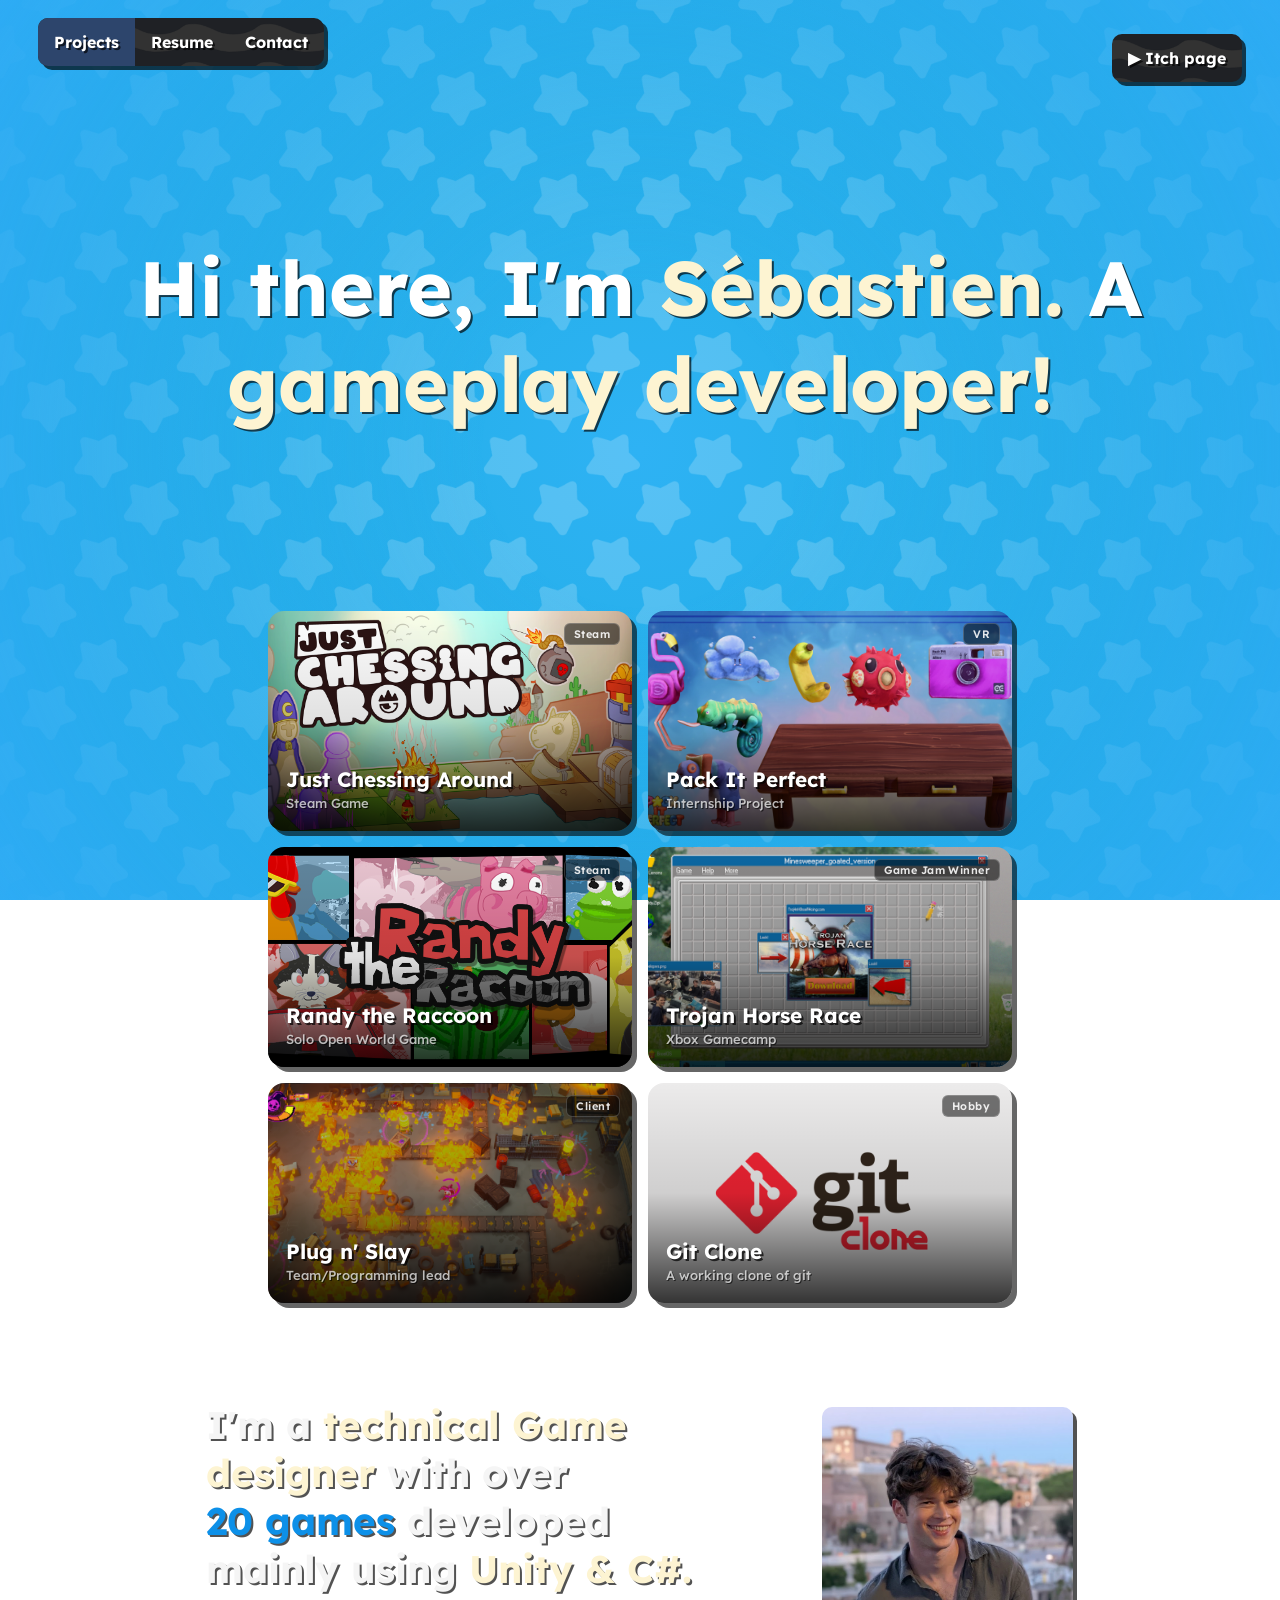
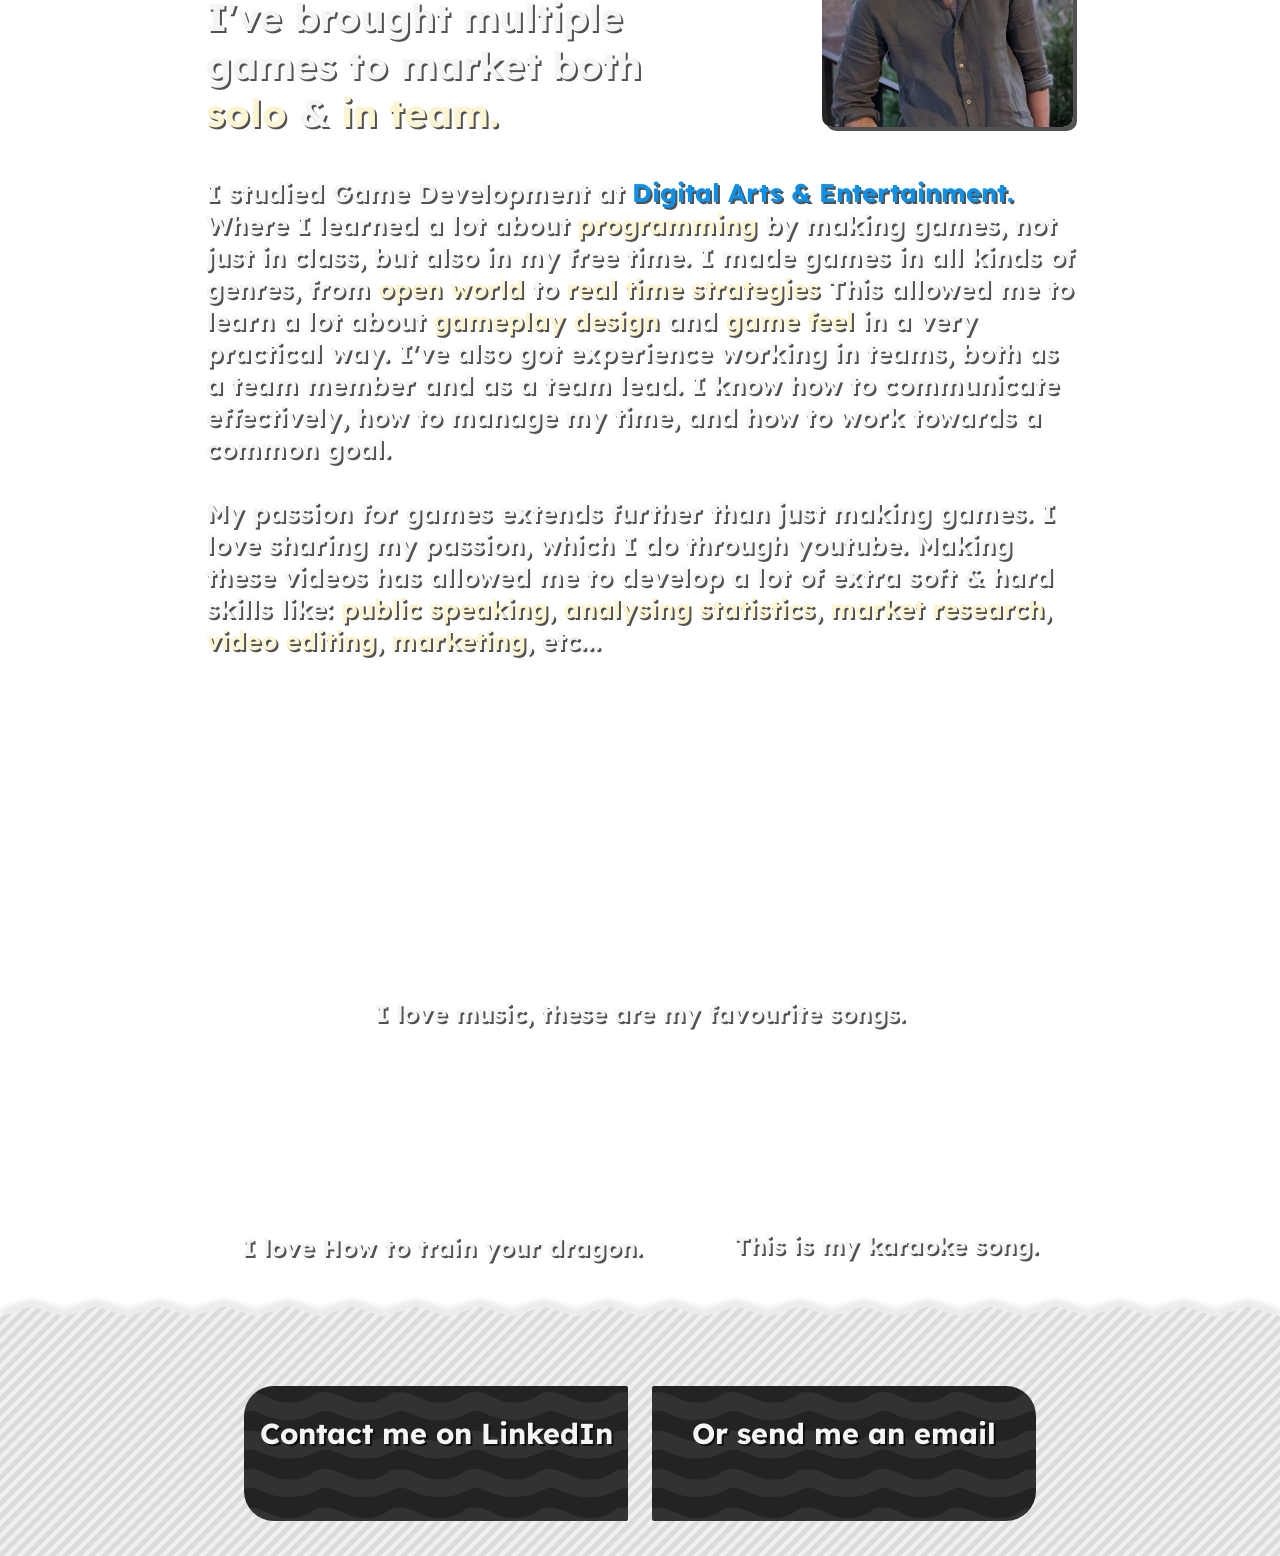
<file: index.html>
<!DOCTYPE html>
<html>
  <head>
    <title>Sébastien Surmont</title>
    <link rel="stylesheet" href="style.css">
    <link rel="stylesheet" href="index.css">
    <link href="https://fonts.googleapis.com/css2?family=Lexend:wght@100..900&display=swap" rel="stylesheet">
    <link rel="icon" type="image/png" href="Images/Icons/DillIcon.png">
    <script src="https://code.jquery.com/jquery-3.6.0.min.js"></script>
  </head>
  <body>
    <ul>
      <li class="active"><a href="index.html">Projects</a></li>
      <li><a href="404Page.html">Resume</a></li>
      <li><a href="ContactPage.html">Contact</a></li>
    </ul>
    <ul class="nav-right">
      <li><a href="https://slobbymonk.itch.io/">▶ Itch page</a></li>
    </ul>

    <div class="parent-container">
      <div class="hi-myname">
        <h1 class="hi-myname-text">Hi there, I'm <span class="interactivetext">Sébastien.</span>
          A <span class="interactivetext">gameplay</span>
            <span class="interactivetext">developer!</span>
        </h1>
      </div>

      <div class="projects-grid">

        <a href="P_JustChessingAround.html" class="project-card"
           style="--thumb: url('Images/Thumbnails/JCA.png')">
          <div class="project-card-inner">
            <span class="project-card-tag">Steam</span>
            <div class="project-card-label">
              <span class="project-card-title">Just Chessing Around</span>
              <span class="project-card-sub">Steam Game</span>
            </div>
          </div>
        </a>

        <a href="P_PackItPerfect.html" class="project-card"
           style="--thumb: url('Images/Thumbnails/PIPThumbnail.png')">
          <div class="project-card-inner">
            <span class="project-card-tag">VR</span>
            <div class="project-card-label">
              <span class="project-card-title">Pack It Perfect</span>
              <span class="project-card-sub">Internship Project</span>
            </div>
          </div>
        </a>

        <a href="P_RandyTheRacoon.html" class="project-card"
           style="--thumb: url('Images/Thumbnails/RandyThumbnail.png')">
          <div class="project-card-inner">
            <span class="project-card-tag">Steam</span>
            <div class="project-card-label">
              <span class="project-card-title">Randy the Raccoon</span>
              <span class="project-card-sub">Solo Open World Game</span>
            </div>
          </div>
        </a>

        <a href="P_TrojanHorseRacing.html" class="project-card"
           style="--thumb: url('Images/Thumbnails/TrojanHorseRacing.png')">
          <div class="project-card-inner">
            <span class="project-card-tag">Game Jam Winner</span>
            <div class="project-card-label">
              <span class="project-card-title">Trojan Horse Race</span>
              <span class="project-card-sub">Xbox Gamecamp</span>
            </div>
          </div>
        </a>

        <a href="P_PlugAndSlay.html" class="project-card project-card"
           style="--thumb: url('Images/Thumbnails/PlugAndSlay.png');">
          <div class="project-card-inner">
            <span class="project-card-tag">Client</span>
            <div class="project-card-label">
              <span class="project-card-title">Plug n' Slay</span>
              <span class="project-card-sub">Team/Programming lead</span>
            </div>
          </div>
        </a>
        <a href="P_GitClone.html" class="project-card project-card"
           style="--thumb: url('Images/Thumbnails/GitCloneThumbnail.png');">
          <div class="project-card-inner">
            <span class="project-card-tag">Hobby</span>
            <div class="project-card-label">
              <span class="project-card-title">Git Clone</span>
              <span class="project-card-sub">A working clone of git</span>
            </div>
          </div>
        </a>



      </div>

      <div class="introduction">
        <p class="introduction-text">
          I'm a <span class="interactivetext">technical Game </span> 
          <span class="interactivetext">designer </span> with over 
          <a a class="clickableLink" style="color: rgb(13, 144, 232);" href="https://slobbymonk.itch.io/">20 games</a>  
          developed mainly using <span class="interactivetext">Unity & C#. </span>
          I've brought multiple games to market both 
          <span class="interactivetext">solo</span>  & 
          <span class="interactivetext">in team.</span> 
        </p>
        <div class="aboutMe-Image-Holder">
          <img src="Images/PictureOfMe.png" class="aboutMe-Image lifelyimage">
        </div>
      </div>

      <div>
        <p class="second-text">
          I studied Game Development at 
          <a class="clickableLink" style="color: rgb(13, 144, 232);" href="https://www.digitalartsandentertainment.be/">Digital Arts & Entertainment.</a>
          <br> 
          Where I learned a lot about <span class="interactivetext">programming</span> by making games, 
          not just in class, but also in my free time. I made games in all kinds of genres, 
          from <span class="interactivetext">open world</span> to <span class="interactivetext">real time strategies</span>
          This allowed me to learn a lot about <span class="interactivetext">gameplay design</span> and 
          <span class="interactivetext">game feel</span> in a very practical way.
          I've also got experience working in teams, both as a team member and as a team lead. 
          I know how to communicate effectively, how to manage my time, and how to work towards a common goal.
           <br><br>
           My passion for games extends further than just making games. I love sharing my passion, which I do through youtube.
           Making these videos has allowed me to develop a lot of extra soft & hard skills like:
           <span class="interactivetext">public speaking</span>,
           <span class="interactivetext">analysing statistics</span>,
           <span class="interactivetext">market research</span>,
           <span class="interactivetext">video editing</span>,
           <span class="interactivetext">marketing</span>, etc...
        </p>
      </div>

      <div class="song-parent">
        <div class="circle-container">
          <iframe class="lifelyimage" style="border-radius:12px" src="https://open.spotify.com/embed/track/45258dEslRF1ADuXlyTHPX?utm_source=generator"
          width="60%" height="152" frameBorder="0"
          allow="autoplay; clipboard-write; encrypted-media; picture-in-picture" loading="lazy"></iframe>
          <p class="song-text">I love music, these are my favourite songs.</p>
        </div>

        <div class="circle-container">
          <iframe class="lifelyimage" style="border-radius:12px" src="https://open.spotify.com/embed/track/2ChTe9bXZhmd7d4ilaCca8?utm_source=generator"
          width="60%" height="152" frameBorder="0"
          allow="autoplay; clipboard-write; encrypted-media; picture-in-picture" loading="lazy"></iframe>
          <p class="song-text">I love How to train your dragon.</p>
        </div>

        <div class="circle-container">
          <iframe class="lifelyimage" style="border-radius:12px" src="https://open.spotify.com/embed/track/003vvx7Niy0yvhvHt4a68B?utm_source=generator"
          width="80%" height="152" frameBorder="0"
          allow="autoplay; clipboard-write; encrypted-media; picture-in-picture" loading="lazy"></iframe>
          <p class="song-text">This is my karaoke song.</p>
        </div>
      </div>
    </div>

    <div class="footer-wrapper">
      <div class="footer-div">
        <a href="https://www.linkedin.com/in/s%C3%A9bastien-surmont-77b7a0252/" id="linkedinlink" class="footer image-button ">
          <p class="footer-text">Contact me on LinkedIn</p>
        </a>
        <a href="#" id="emailLink" class="footer image-button ">
          <p class="footer-text">Or send me an email</p>
        </a>
      </div>
    </div>

    <div class="bg"></div>
    <div class="fadeout"></div>
    <div class="star-pattern"></div>
    <script src="main.js"></script>
  </body>
</html>
</file>
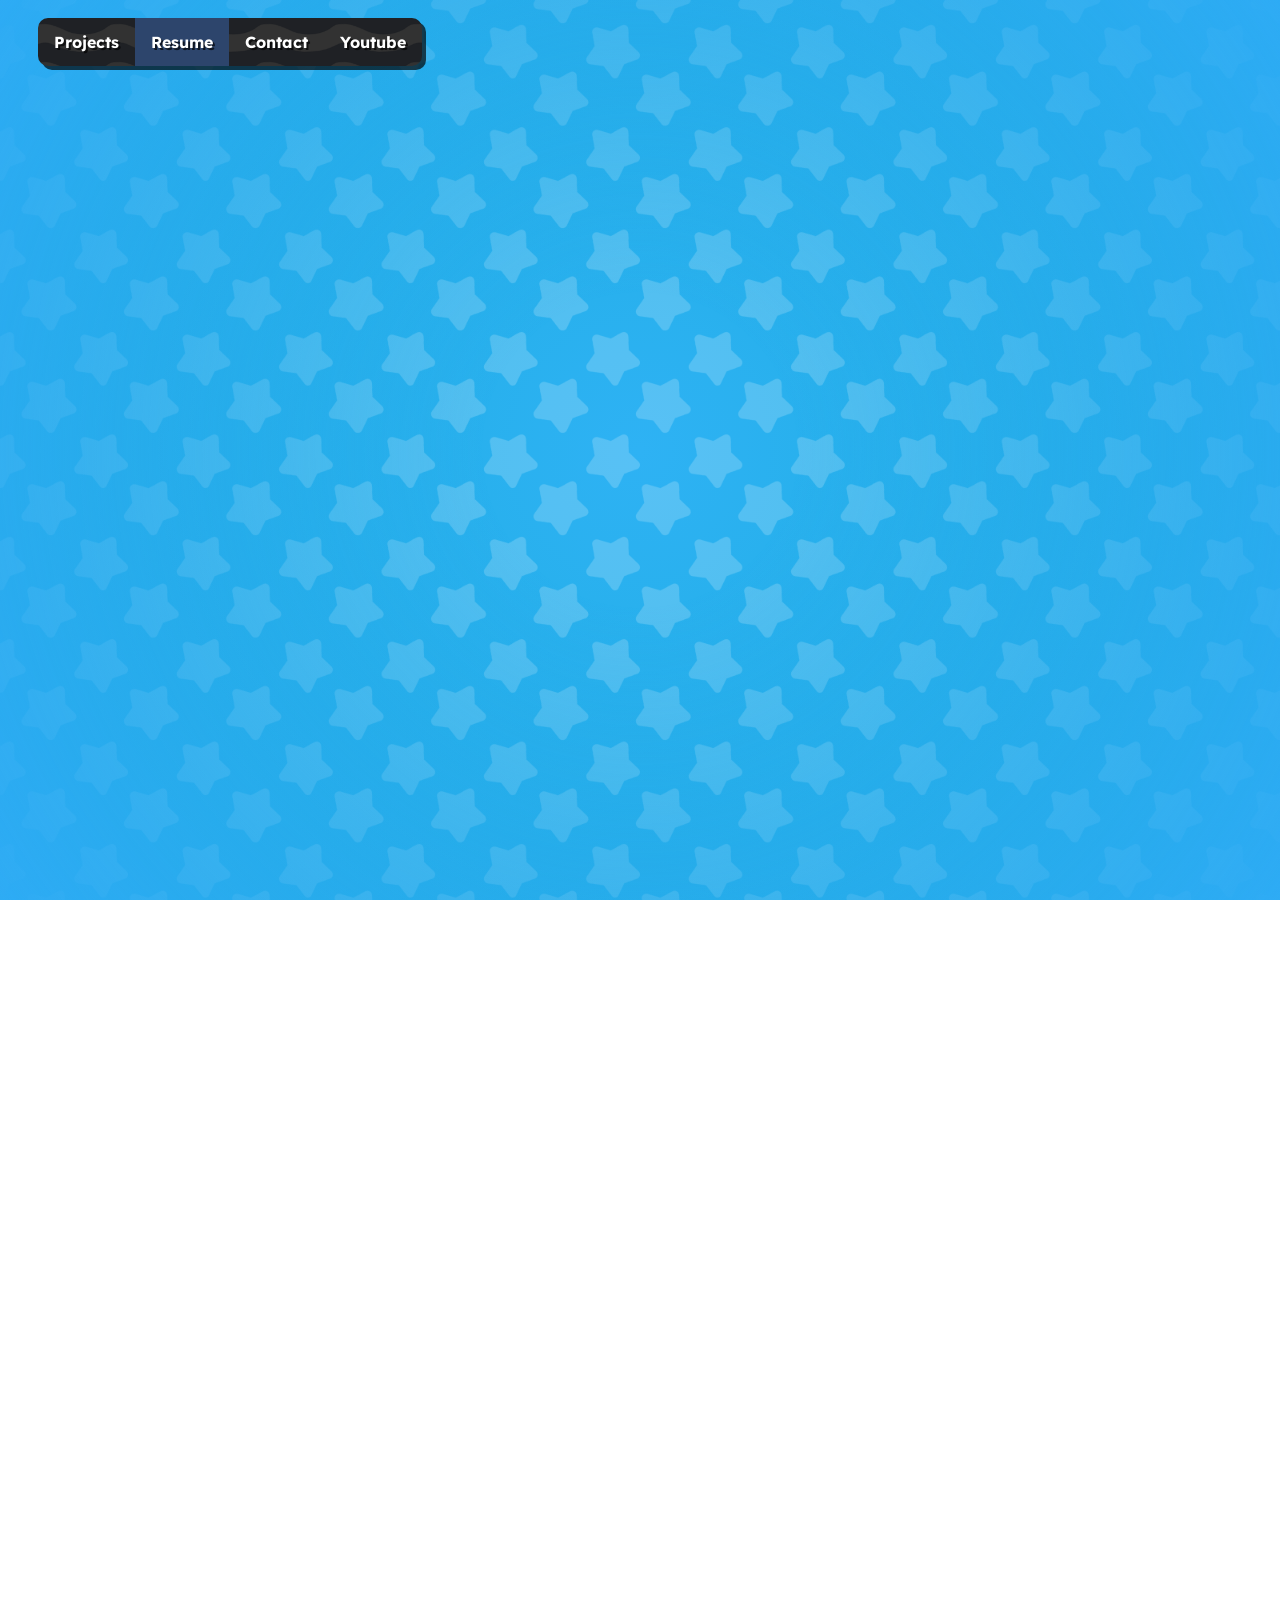
<file: 404Page.html>
<!DOCTYPE html>
<html>
  <head>
    <title>Sébastien Surmont</title>
    <link rel="stylesheet" href="style.css">
    <link href="https://fonts.googleapis.com/css2?family=Lexend:wght@100..900&display=swap" rel="stylesheet">
    <link rel="icon" type="image/png" href="Images/Icons/DillIcon.png">
  </head>
  <body>
    <ul>
      <li><a href="index.html">Projects</a></li>
      <li class="active"><a href="404Page.html">Resume</a></li>
      <li><a href="ContactPage.html">Contact</a></li>
      <li><a href="AboutMe.html">Youtube</a></li>
    </ul>
    <iframe src="Sébastien_Surmont_Resume.pdf" style="width: 100%;height: 3000px;border: none;"></iframe>
    
    <div class="bg"></div>
    <div class="fadeout"></div>
    <div class="star-pattern"></div>
  </body>
</html>
</file>
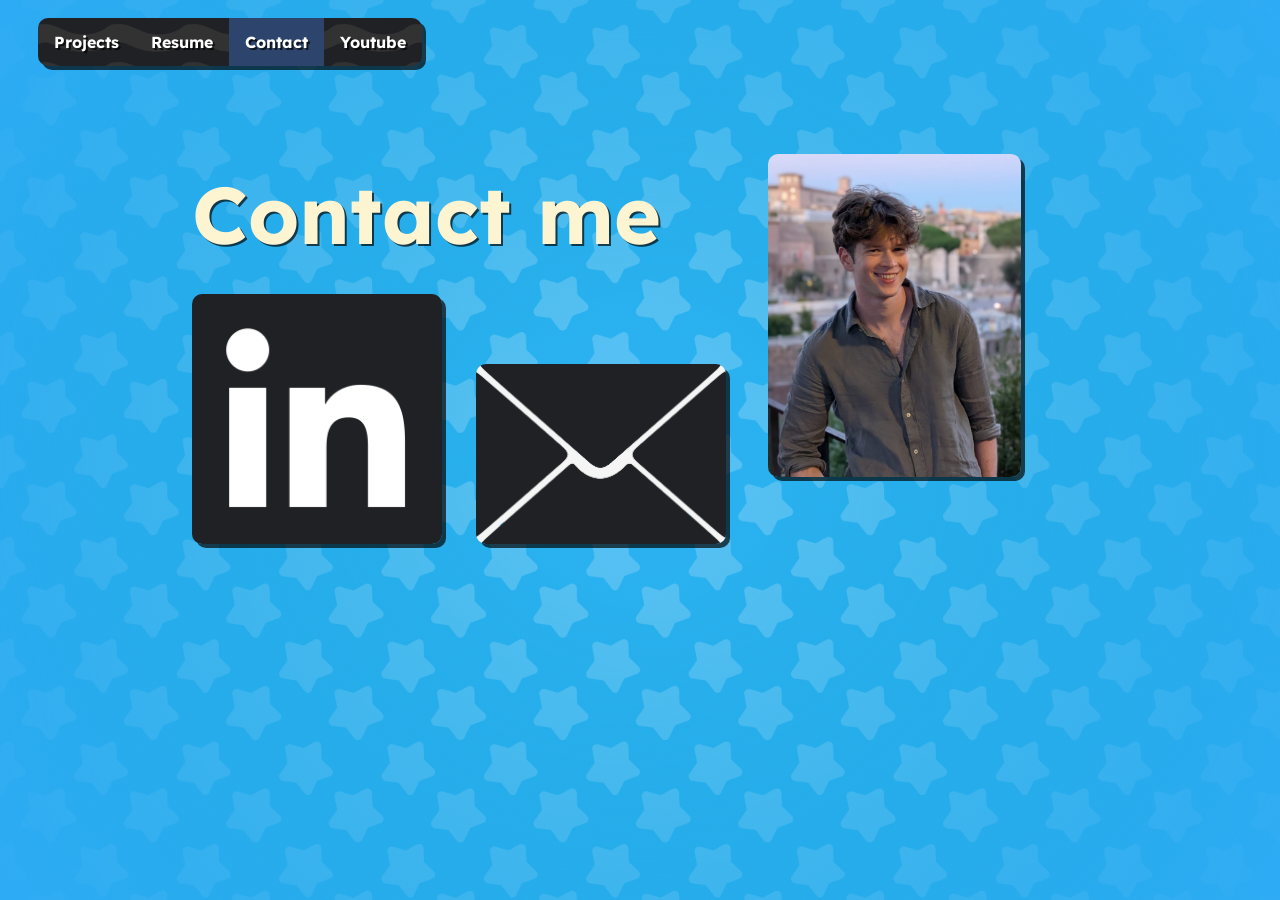
<file: ContactPage.html>
<!DOCTYPE html>
<html>
  <head>
    <title>Sébastien Surmont</title>
    <link rel="stylesheet" href="style.css">
    <link rel="stylesheet" href="contactme.css">
    <link href="https://fonts.googleapis.com/css2?family=Lexend:wght@100..900&display=swap" rel="stylesheet">
    <link rel="icon" type="image/png" href="Images/Icons/DillIcon.png">
  </head>
  
  <body>
    <ul>
      <li><a href="index.html">Projects</a></li>
      <li><a href="404Page.html">Resume</a></li>
      <li class="active"><a href="ContactPage.html">Contact</a></li>
      <li><a href="AboutMe.html">Youtube</a></li>
    </ul>
    <div class="contactmeparent-div"> 
      <div class="contactmetext-div">
        <p class="hi-myname-contact interactivetext">Contact me</p>
        <div class="contactmeicons-container">
          <img href="#" id="linkedinlink" img src="Images/Logos/LinkedInLogo.png" class="resizecontactmeicons image-button">
          <img  href="#" id="emailLink"  img src="Images/Logos/EmailLogo.png"  class="resizecontactmeicons image-button">
        </div>
      </div>
      <img src="Images/PictureOfMe.png"  class="contactme-image lifelyimage">
    </div>
    
    <script src="main.js"></script>
    <div class="bg"></div>
    <div class="fadeout"></div>
    <div class="star-pattern"></div>
  </body>
</html>
</file>
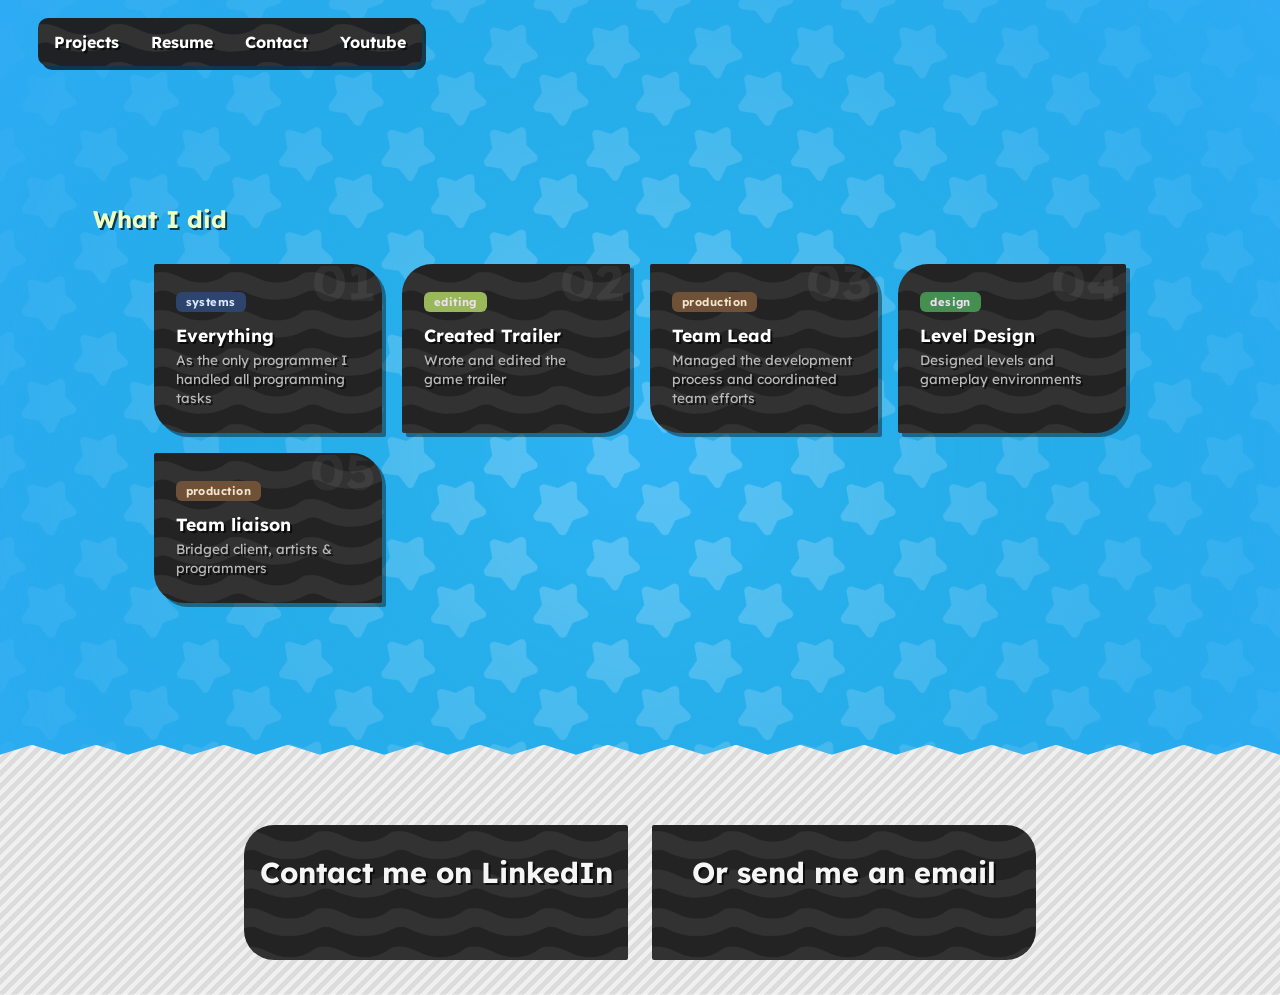
<file: P_MuseoPoseido.html>
<!DOCTYPE html>

<html>
  <head>
    <title>Museo Poseído</title>
    <link rel="stylesheet" href="style.css">
    <link href="https://fonts.googleapis.com/css2?family=Lexend:wght@100..900&display=swap" rel="stylesheet">
    <link rel="icon" type="image/png" href="Images/Icons/DillIcon.png">
  </head>
  <body>
    <ul>
      <li><a href="index.html">Projects</a></li>
      <li><a href="404Page.html">Resume</a></li>
      <li><a href="ContactPage.html">Contact</a></li>
      <li><a href="AboutMe.html">Youtube</a></li>
    </ul>

    <div class="parent-container">

      <h1 class="explanation-subtitle interactivetext" style="text-align: center; margin-top: 100px;">What I did</h1>
      <div class="contribution-grid" style="margin-bottom: 10%;">
        <div class="contribution-card">
          <div class="contribution-number">01</div>
          <div class="contribution-tag contribution-tag--systems">systems</div>
          <h3 class="contribution-title">Everything</h3>
          <p class="contribution-desc">As the only programmer I handled all programming tasks</p>
        </div>
        <div class="contribution-card">
          <div class="contribution-number">02</div>
          <div class="contribution-tag contribution-tag--editing">editing</div>
          <h3 class="contribution-title">Created Trailer</h3>
          <p class="contribution-desc">Wrote and edited the game trailer</p>
        </div>
      
        <div class="contribution-card">
          <div class="contribution-number">03</div>
          <div class="contribution-tag contribution-tag--production">production</div>
          <h3 class="contribution-title">Team Lead</h3>
          <p class="contribution-desc">Managed the development process and coordinated team efforts</p>
        </div>
      
        <div class="contribution-card">
          <div class="contribution-number">04</div>
          <div class="contribution-tag contribution-tag--design">design</div>
          <h3 class="contribution-title">Level Design</h3>
          <p class="contribution-desc">Designed levels and gameplay environments</p>
        </div>
      
        <div class="contribution-card">
          <div class="contribution-number">05</div>
          <div class="contribution-tag contribution-tag--production">production</div>
          <h3 class="contribution-title">Team liaison</h3>
          <p class="contribution-desc">Bridged client, artists & programmers</p>
        </div>
      </div>
    </div> 
  <div class="footer-div">
          <a href="https://www.linkedin.com/in/s%C3%A9bastien-surmont-77b7a0252/" class="footer image-button">
          <p class=" footer-text">Contact me on LinkedIn</p></a>
          <a href="#" id="emailLink" class="footer image-button">
            <p class="footer-text">Or send me an email</p>
          </a>
        </div>
  <div class="bg"></div>
  <div class="fadeout"></div>
  <div class="star-pattern"></div>
  <script src="main.js"></script>
  </body>
</html>
</file>
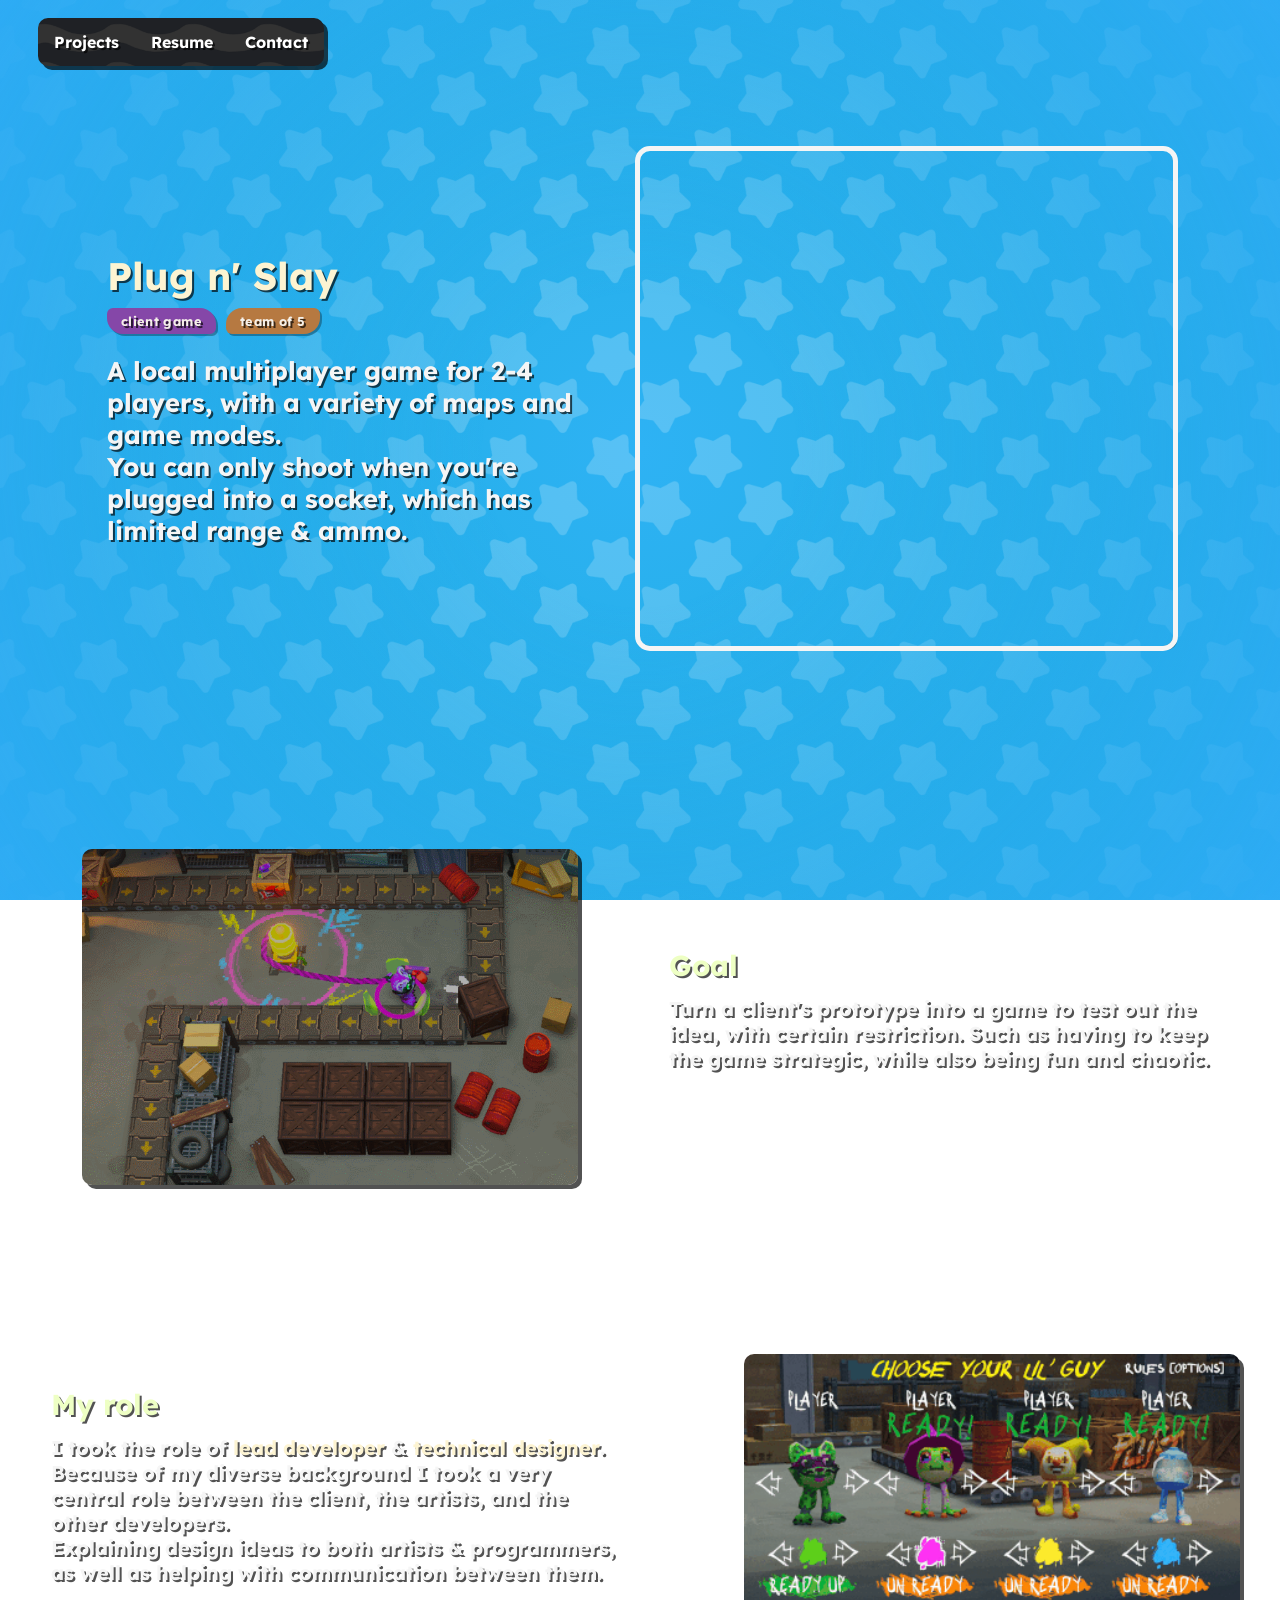
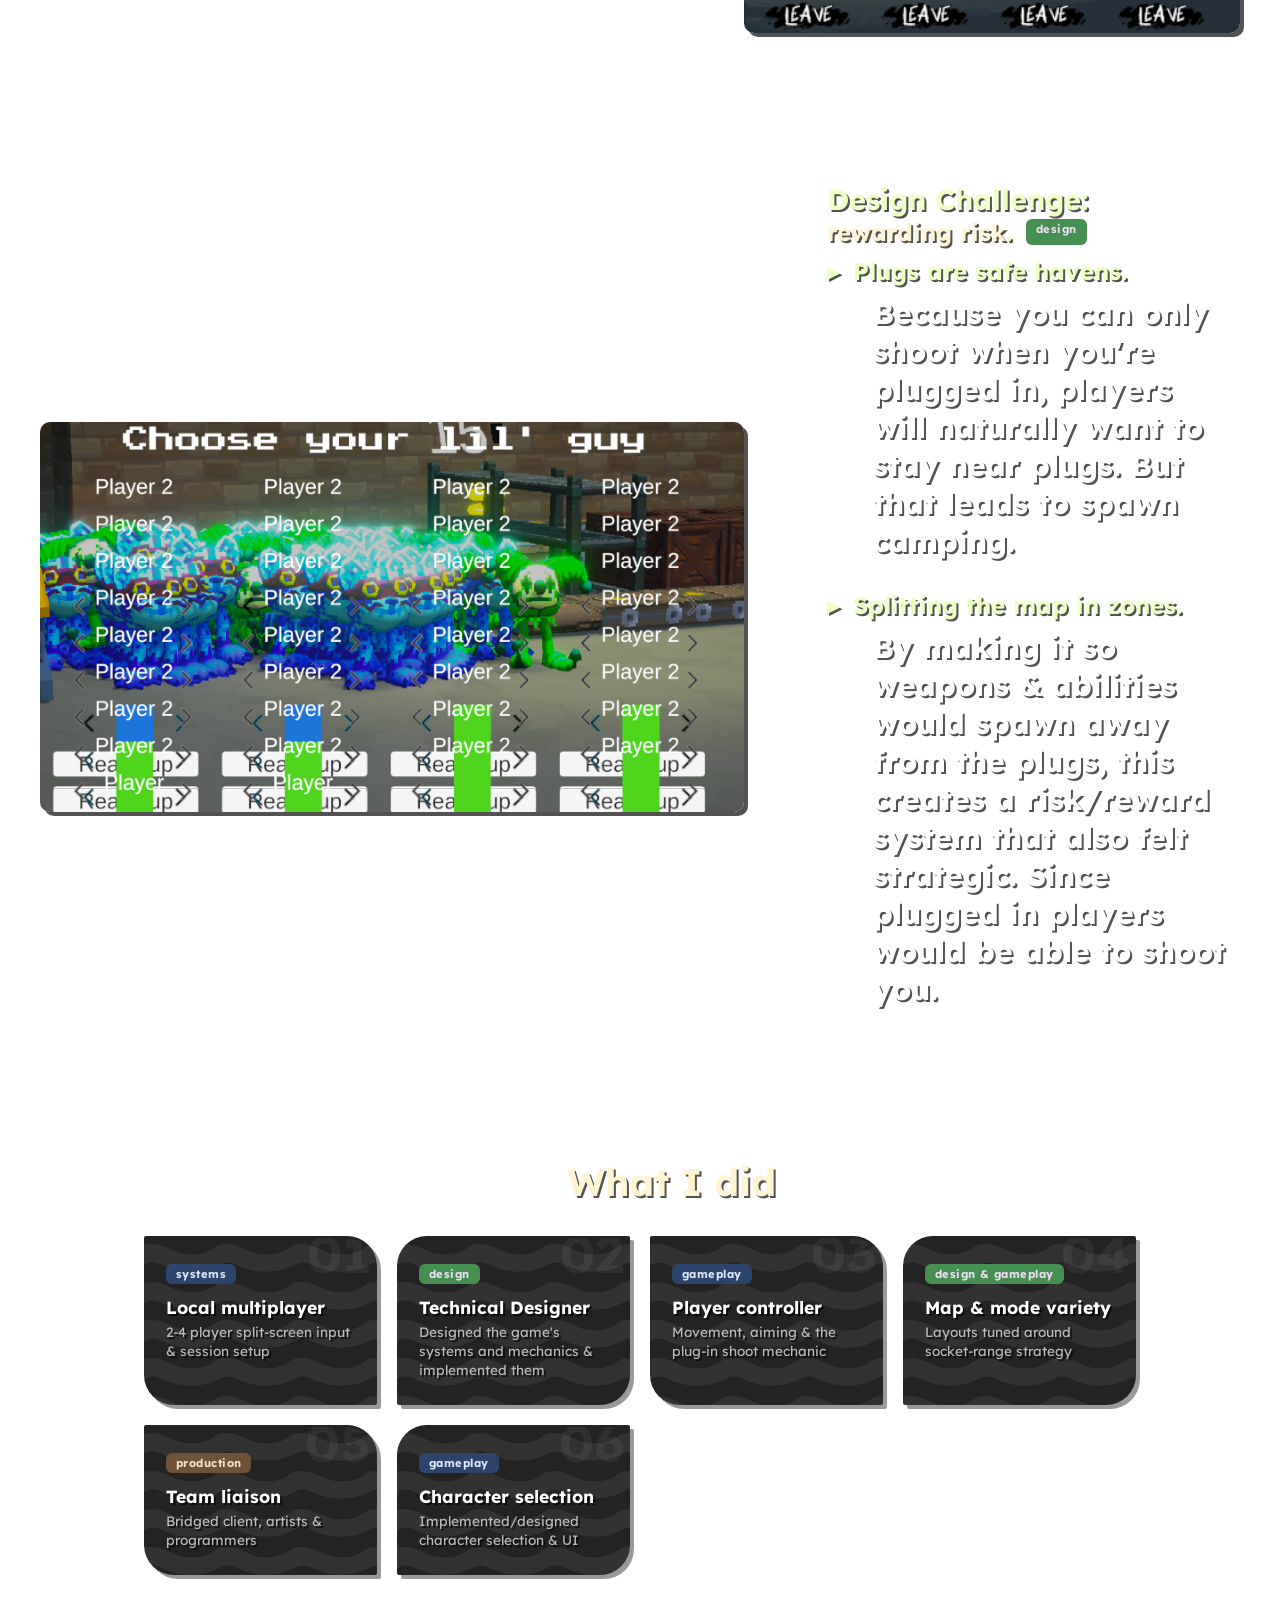
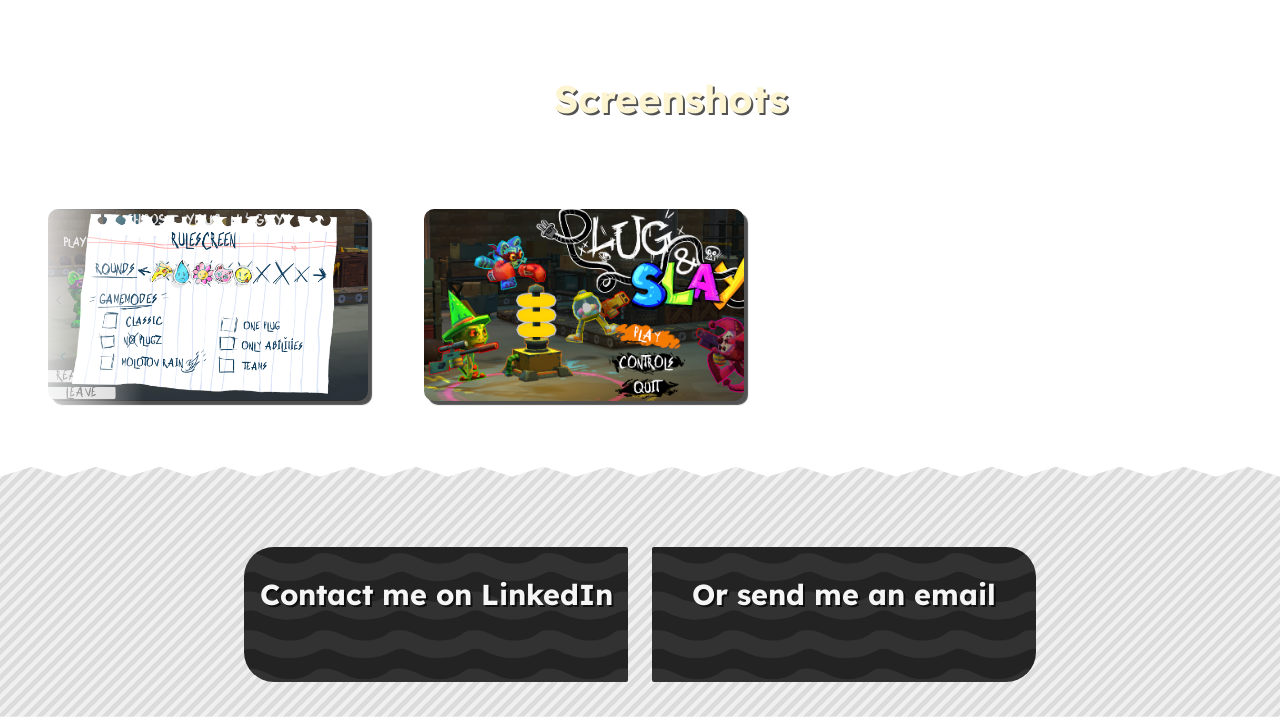
<file: P_PlugAndSlay.html>
<!DOCTYPE html>

<html>
  <head>
    <title>Plug n' Slay</title>
    <link rel="stylesheet" href="style.css">
    <link rel="stylesheet" href="index.css">
    <link href="https://fonts.googleapis.com/css2?family=Lexend:wght@100..900&display=swap" rel="stylesheet">
    <link rel="icon" type="image/png" href="Images/Icons/DillIcon.png">
  </head>
  <body>
    <ul>
      <li><a href="index.html">Projects</a></li>
      <li><a href="404Page.html">Resume</a></li>
      <li><a href="ContactPage.html">Contact</a></li>
    </ul>


<!--Intro-->
    <div class="parent-container">
      <div class="textandvideo project-intro-container">
          <div>
            <h1 class="project-title interactivetext" style="margin-bottom: 0;">Plug n' Slay</h1>
            <div class="award-badges">
              <span class="award-badge award-badge--purple">client game</span>
              <span class="award-badge award-badge--gold">team of 5</span>
            </div>
            <p class="project-description">
              A local multiplayer game for 2-4 players, with a variety of maps and game modes. <br>
              You can only shoot when you're plugged into a socket, which has limited range & ammo.
            </p>
          </div>
          <iframe 
            class="project-header"
            src="https://www.youtube.com/embed/MHf5wOFw9no"
            frameborder="0"
            allow="accelerometer; autoplay; clipboard-write; encrypted-media; gyroscope; picture-in-picture"
            allowfullscreen>
          </iframe>
      </div>

      <div class="explanationandvideo-container">
        <img src="Projects/Plug&Slay/GlovesAbilityShowcase.gif" class="explanation-image" style="margin-left: 5%; margin-top: 0px; width: 40%;"> 
        <div class="explanation-container">
          <h1 class="explanation-title interactivetext " style="margin-bottom: 0;">Goal</h1>
          <p class="explanation-text">
            Turn a client's prototype into a game to test out the idea, with certain restriction. 
            Such as having to keep the game strategic, while also being fun and chaotic. 
          </p>
        </div>
      </div>
      <br>
      <br>
      <div class="explanationandvideo-container">
        <div class="explanation-container">
          <h1 class="explanation-title interactivetext " style="margin-bottom: 0;">My role</h1>
          <p class="explanation-text">
            I took the role of 
            <span class="interactivetext">lead developer</span> & <span class="interactivetext">technical designer</span>.
            Because of my diverse background I took a very central role between 
            the client, the artists, and the other developers. 
            <br>
            Explaining design ideas to both artists & programmers, as well as helping with communication between them. 
          </p>
        </div>
        <img src="Projects/Plug&Slay/CharacterSelection.gif" class="explanation-image" style="margin-left: 5%; margin-top: 0px; width: 40%;"> 
      </div>

      <div class="explanationandvideo-container">
        <img src="Projects/Plug&Slay/LocalMultiplayer.png" class="explanation-image">
        <div class="explanation-container">
          <div class="explanation-heading">
          <h1 class="explanation-title" style="margin-bottom: 0;">Design Challenge:</h1>
            <div class="explanation-subtitle-row">
              <h2 class="explanation-subtitle" style="margin-top: 0;">
                <span class="interactivetext">rewarding</span> <span class="interactivetext">risk.</span></h2>
              <span class="contribution-tag contribution-tag--design explanation-heading-tag">design</span>
            </div>
          </div>
          <ul class="explanation-list">
            <li>
              <strong>Plugs are safe havens.</strong>
              <p class="explanation-text" style="color: #fff; font-size: 30px">
                Because you can only shoot when you're plugged in, players will naturally want to stay near plugs.
                But that leads to spawn camping.
              </p>
            </li>
            <li>
              <strong>Splitting the map in zones.</strong>
              <p class="explanation-text" style="color: #fff; font-size: 30px">
                By making it so weapons & abilities would spawn away from the plugs, this creates a risk/reward system 
                that also felt strategic. Since plugged in players would be able to shoot you.
              </p>
            </li>
          </ul>
        </div>
      </div>

      <h1 class="chapter-title interactivetext" style="text-align: center; margin-top: 100px;">What I did</h1>
      <div class="contribution-grid">
        <div class="contribution-card">
          <div class="contribution-number">01</div>
          <div class="contribution-tag contribution-tag--systems">systems</div>
          <h3 class="contribution-title">Local multiplayer</h3>
          <p class="contribution-desc">2-4 player split-screen input & session setup</p>
        </div>
        <div class="contribution-card">
          <div class="contribution-number">02</div>
          <div class="contribution-tag contribution-tag--design">design</div>
          <h3 class="contribution-title">Technical Designer</h3>
          <p class="contribution-desc">Designed the game's systems and mechanics & implemented them</p>
        </div>
      
        <div class="contribution-card">
          <div class="contribution-number">03</div>
          <div class="contribution-tag contribution-tag--gameplay">gameplay</div>
          <h3 class="contribution-title">Player controller</h3>
          <p class="contribution-desc">Movement, aiming & the plug-in shoot mechanic</p>
        </div>
      
        <div class="contribution-card">
          <div class="contribution-number">04</div>
          <div class="contribution-tag contribution-tag--design">design & gameplay</div>
          <h3 class="contribution-title">Map & mode variety</h3>
          <p class="contribution-desc">Layouts tuned around socket-range strategy</p>
        </div>
      
        <div class="contribution-card">
          <div class="contribution-number">05</div>
          <div class="contribution-tag contribution-tag--production">production</div>
          <h3 class="contribution-title">Team liaison</h3>
          <p class="contribution-desc">Bridged client, artists & programmers</p>
        </div>
        <div class="contribution-card">
          <div class="contribution-number">06</div>
          <div class="contribution-tag contribution-tag--gameplay">gameplay</div>
          <h3 class="contribution-title">Character selection</h3>
          <p class="contribution-desc">Implemented/designed character selection & UI</p>
        </div>
      </div>


<!--Content-->
      <h1 class="chapter-title interactivetext"style="text-align: center; margin-top: 100px;">Screenshots</h1>
        <div class="row-holder-holder">
          <div class="row-holder">
            <div class="row" data-direction="left" data-speed="slow">
              <img img src="Projects/Plug&Slay/Screenshots/Sniper.png" 
                class="explanation-image piece">
                <img img src="Projects/Plug&Slay/Screenshots/VictoryConcept.png" 
                class="explanation-image piece">
                <img img src="Projects/Plug&Slay/Screenshots/RulesScreen.png" 
                class="explanation-image piece">
                <img img src="Projects/Plug&Slay/Screenshots/Menu.png" 
                class="explanation-image piece">
            </div>
          </div>
        </div>
    </div>


    <div class="footer-div">
        <a href="https://www.linkedin.com/in/s%C3%A9bastien-surmont-77b7a0252/" class="footer image-button">
        <p class=" footer-text">Contact me on LinkedIn</p></a>
        <a href="#" id="emailLink" class="footer image-button">
          <p class="footer-text">Or send me an email</p>
        </a>
    </div>

  <div class="bg"></div>
  <div class="fadeout"></div>
  <div class="star-pattern""></div>
  </body>
</html>
</file>
<file: style.css>
:root {
  --cardhighlightColour: whitesmoke;
  --cardhighlightWidth: 5px;

  --selected-text-bg-colour: #0feb8f83;

  --rotate-offset: 10;

  --primary-stripe-rgb: 240,240,240;
  --secondary-stripe-rgb: 220, 220, 220;
}
::-moz-selection { /* Code for Firefox */
  background: var(--selected-text-bg-colour);

}

::selection {
  background: var(--selected-text-bg-colour);
}
/*#region Navbar*/

ul {
  position: sticky;
  top: 2%;
  margin-left: 3vw;
  display: inline-block;
  border-radius: 10px;
  list-style-type: none;
  padding: 0;
  z-index: 1000;
  background-color: #232323; /* Solid background color */

  /* Adding an SVG pattern with a different color using 'background-image' */
  background-image: 
    url('Images/BackgroundPatterns/WigglyLinePattern.png');
  
  background-size: 75px 38px; /* Adjust the scale of the pattern */
  background-repeat: repeat; /* Ensures the pattern repeats */
  background-color: #1f2125;
  box-shadow: 4px 4px 0px rgba(0, 0, 0, 0.679);
  font-weight: bold;
  overflow: hidden;

}
li {
  float: left;
}

li a {
  display: block;
  color: white;
  text-align: center;
  padding: 14px 16px;
  text-decoration: none;
}

li a:hover {
  background-color: #111;
}
.active {
  background-color: #2d456c;
}
/*#endregion*/

/*#region Background*/
body {
  overflow-x: hidden;
  margin: 0;
}
.bg {
  background: radial-gradient(circle at center, #f4b12e, #dc981a 80%);
  position: fixed;
  top: 0;
  left: 0;
  height: 100%;
  width: 100%;
  z-index: -2;
}
.fadeout{
  background: radial-gradient(circle at center, transparent 20%, #f4b12e 100%);
  position: absolute;
  height: 100vh;
  width: 100vw;
  position: fixed;
  top: 0;
  left: 0;
  z-index: -1;
}
.star-pattern {
  background-image: var(--bg-image, url(Images/BackgroundPatterns/StarBG.png)); /* fallback is the default */
  background-size: 8%;
  height: 100vh;
  width: 100vw;
  position: fixed;
  top: 0;
  left: 0;
  z-index: -2;
  opacity: 0.2;
  animation: pan 180s linear infinite;
}

.element{
  background-size: 18px 18px;
  background-image: linear-gradient(
    -45deg,
    rgb(var(--primary-stripe-rgb)) 25%,
    rgb(var(--secondary-stripe-rgb)) 25%,
    rgb(var(--secondary-stripe-rgb)) 50%,
    rgb(var(--primary-stripe-rgb)) 50%,
    rgb(var(--primary-stripe-rgb)) 75%,
    rgb(var(--secondary-stripe-rgb)) 75%,
    rgb(var(--secondary-stripe-rgb)) 100%
  );
  animation: pan 360s linear infinite;
}

@keyframes pan {
  0% {
    background-position: 0 0;
  }
  100% {
    background-position: 100% 0;
  }
}

*{
  color: whitesmoke;
  font-family: lexend;
  text-shadow: 2px 2px 0px rgba(0, 0, 0, 0.679);
  cursor: url(Images/CustomCursor.png), auto;
}
/*#endregion*/




.section-title {
  font-size: 2em;
  margin: 20px 0;
  border-bottom: 2px solid #3d3d3d;
  padding-bottom: 10px;
}


a {
  text-decoration: none;
}


.interactivetext{
  color: rgb(253, 244, 210);
  display: inline-block;
  transition: transform .2s cubic-bezier(0.68, -0.55, 0.265, 1.55);
}
.interactivetext:nth-child(odd):hover {
  transform: scale(1.1) rotate(2deg);
}
.interactivetext:nth-child(even):hover {
  transform: scale(1.1) rotate(-2deg);
}
@keyframes scroll{
  to{
    transform: translate(calc(-40% - .5rem));
  }
}





.extraspace{
  margin-top: 100px;
}


video{
  display: inline-block;
  border-radius: 10px;
  margin: 2% 2% 2% 3%;
  box-shadow: 4px 4px 0px rgba(0, 0, 0, 0.679);
}
img{
  border-radius: 10px;
  box-shadow: 4px 4px 0px rgba(0, 0, 0, 0.679);
}

.introduction{
  width: 70%;
  margin: auto;
  margin-bottom: 0;
}
.introduction-text{
  margin-right: 100px;
  font-size: 3vw;
  font-weight: bold;
  text-align: left;
  max-width: 40vw;
  display: inline-block;
}
.aboutMe-Image {
  border-radius: 10px;
  border-width: 50px;
  border-color: #111;
  max-height: 25vw;
  max-width: 195%;
  box-shadow: 4px 4px 0px rgba(0, 0, 0, 0.679);
}
.aboutMe-Image-Holder{
  display: inline-block;
  max-width: 20%;
}
.second-text{
  font-size: 2vw;
  font-family: lexend;
  font-weight: bold;
  width: 70%;
  margin: auto;
  margin-bottom: 20vh;
}

.footer-div {
  display: block;
  width: 100%;
  text-align: center;
  position: relative;
  padding: 0px 0 25px 0;

  background-size: 13px 13px;
  background-image: linear-gradient(
    -45deg,
    rgb(var(--primary-stripe-rgb)) 25%,
    rgb(var(--secondary-stripe-rgb)) 25%,
    rgb(var(--secondary-stripe-rgb)) 50%,
    rgb(var(--primary-stripe-rgb)) 50%,
    rgb(var(--primary-stripe-rgb)) 75%,
    rgb(var(--secondary-stripe-rgb)) 75%,
    rgb(var(--secondary-stripe-rgb)) 100%
  );

  clip-path: polygon(
    0% 100%,
    0% 10px,
    2.5% 0%, 5% 10px,
    7.5% 0%, 10% 10px,
    12.5% 0%, 15% 10px,
    17.5% 0%, 20% 10px,
    22.5% 0%, 25% 10px,
    27.5% 0%, 30% 10px,
    32.5% 0%, 35% 10px,
    37.5% 0%, 40% 10px,
    42.5% 0%, 45% 10px,
    47.5% 0%, 50% 10px,
    52.5% 0%, 55% 10px,
    57.5% 0%, 60% 10px,
    62.5% 0%, 65% 10px,
    67.5% 0%, 70% 10px,
    72.5% 0%, 75% 10px,
    77.5% 0%, 80% 10px,
    82.5% 0%, 85% 10px,
    87.5% 0%, 90% 10px,
    92.5% 0%, 95% 10px,
    97.5% 0%, 100% 10px,
    100% 100%
  );
}

.footer-wrapper {
  filter: drop-shadow(0px -8px 2px rgba(0, 0, 0, 0.076));
}

.footer{
  margin: 10px;
  margin-top: 80px;
  display: inline-block;

  width: 30vw;
  height: 15vh;

  background-color: #232323;

  background-image: 
    url('Images/BackgroundPatterns/WigglyLinePattern.png');
  
  background-size: 75px 38.5px; /* Adjust the scale of the pattern */

}
.footer:nth-child(even){
  border-radius: 2px 30px 30px 2px;
}
.footer:nth-child(odd){
  border-radius: 30px 2px 2px 30px;
}
.footer-text {
  font-size: 180%;
  text-align: center;
  font-weight: bold;
  white-space: normal;
  word-wrap: break-word;
}
.header {
  color: transparent;
  color: #fff;
  padding: 20px;
  text-align: center;
  font-size: 18px;
}

.clickableLink{
  display: inline-block;
  cursor: pointer;
  color: rgb(98, 98, 210);
  transition: transform .2s cubic-bezier(0.68, -0.55, 0.265, 1.55);
}
.resume{
  display: block;
}
.clickableLink:hover{
  text-decoration: underline;
  transform: scale(1.03) rotate(1deg);
 }


.lifelyimage{
  display: inline-block;
  transition: transform .15s  cubic-bezier(0.68, -0.55, 0.265, 1.55);
}
.lifelyimage:nth-child(even):hover{
  position: relative;
  box-shadow: 4px 4px 10px rgba(63, 91, 133, 0.159);
  z-index: 1000;
  transform: scale(1.2) rotate(-4deg);
 }
 .lifelyimage:nth-child(odd):hover{
  position: relative;
  box-shadow: 4px 4px 10px rgba(63, 91, 133, 0.159);
  z-index: 1000;
  transform: scale(1.2) rotate(4deg);
 }
 
 .image-button{
  display: inline-block;
  cursor: pointer;
  transition: transform .15s  cubic-bezier(0.68, -0.55, 0.265, 1.55);
}
.image-button:nth-child(even):hover{
  box-shadow: 4px 4px 10px rgba(63, 91, 133, 0.159);
  outline: var(--cardhighlightWidth) auto var(--cardhighlightColour);
  z-index: 1000;
  transform: scale(1.2) rotate(-4deg);
 }
 .image-button:nth-child(odd):hover{
  box-shadow: 4px 4px 10px rgba(63, 91, 133, 0.159);
  outline: var(--cardhighlightWidth) auto var(--cardhighlightColour);
  z-index: 1000;
  transform: scale(1.2) rotate(4deg);
 }

 /* Navpage */

.nav-right {
  position: fixed;
  top: 2%;
  right: 3vw;
  margin-left: 0;
}
ul {
  position: sticky;
  top: 2%;
  margin-left: 3vw;
  display: inline-block;
  border-radius: 10px;
  list-style-type: none;
  padding: 0;
  z-index: 100;
  background-color: #1f2125;
  box-shadow: 4px 4px 0px rgba(0, 0, 0, 0.679);
  font-weight: bold;
  overflow: hidden;
}
li {
  float: left;
}

li a {
  display: block;
  color: white;
  text-align: center;
  padding: 14px 16px;
  text-decoration: none;
}

li a:hover {
  background-color: #111;
}
.active {
  background-color: #2d456c;
}



 /* ProjectPage */

.explanation-list,
.explanation-list ul {
  /* --- kill every bit of navbar-ul styling, at every nesting depth --- */
  position: static;
  top: auto;
  margin-left: 0;
  display: block;
  border-radius: 0;
  background: none;
  box-shadow: none;
  z-index: auto;
  overflow: visible;
}

.explanation-list li {
  float: none;
  background: none;
  box-shadow: none;
}

/* align the whole list with the h1 title's 5% margin above it */
.explanation-list {
  font-size: 150%;
  font-weight: bold;
  text-align: left;
  margin-top: 2%;
  margin-right: 3%;
  margin-left: 5%;
  padding-left: 1.1em;
  list-style: none;
}

.explanation-list > li {
  position: relative;
  margin-bottom: 0.6em;
}

.explanation-list > li::before {
  content: "▸";
  position: absolute;
  left: -1.1em;
  color: rgb(238, 255, 196);
}

.explanation-list ul {
  list-style: none;
  padding-left: 2em;       /* pushed further right than parent text */
  margin-top: 0.4em;
  margin-left: 0;
  font-size: 0.75em;
  font-weight: normal;
  opacity: 0.85;
}

.explanation-list ul > li {
  position: relative;
  margin-bottom: 0.5em;
}

.explanation-list ul > li::before {
  content: "–";
  position: absolute;
  left: -1.2em;
  opacity: 0.6;
}

.explanation-list strong {
  color: rgb(238, 255, 196);
  font-weight: bold;
}

.textandvideo {
  margin-left: 7%;
  margin-right: 7%;
  margin-top: 2%;
  display: flex;
  flex-direction: row;
  flex-wrap: nowrap;
  align-items: center;
  min-height: 60vh;
}
.project-intro-container{
  margin-bottom: 20vh;
}

.project-header {
  width: 50%;
  aspect-ratio: 16 / 9;
  height: auto;
  min-height: 55vh;
  max-height: 50vw;
  border-radius: 10px;
  outline: var(--cardhighlightWidth) solid var(--cardhighlightColour);
  box-shadow: 4px 4px 0px rgba(0, 0, 0, 0.379);
  flex-shrink: 0;
  aspect-ratio: 16 / 9;
}
.project-title{
  font-family: lexend;
  font-size: 3vw;
  display: block;
  text-align: left;
  font-weight: bold;
}
.project-description{
  margin-top: 0;
  margin-right: 5%;
  font-size: 2vw;
  display: inline-block;
  text-align: left;
  font-weight: bold;
}

.sidebysidedivs{
  margin-left: 4%;

}

.explanationandvideo-container {
  transition: opacity 0.3s;
  margin-top: 10%;
  display: flex;
  justify-content: center;
  align-items: center;  
  gap: 40px;            
}
body[data-view="design"] .explanationandvideo-container:not([data-lean="design"]):not([data-lean="both"]) {
  opacity: 0.35;
}
body[data-view="programming"] .explanationandvideo-container:not([data-lean="programming"]):not([data-lean="both"]) {
  opacity: 0.35;
}
.explanation-heading {
  position: relative;
}

.explanation-subtitle-row {
  display: flex;
  align-items: stretch;
  gap: 14px;
}

.explanation-heading-tag {
  display: flex;
  align-items: center;
  margin-top: .5%;
  max-height: 20px;
  flex-shrink: 0;
}

.explanationandvideo-container--stacked {
  flex-direction: column;
}
.explanationandvideo-container--stacked .explanation-image {
  max-width: 90%;
  max-height: none;
  width: 60%;
  margin: 20px auto;
}

.explanation-container {
  margin-bottom: 20px;
  flex: 1 1 0;              
  overflow: visible;
}
.explanation-title{
  font-size: 180%;
  margin-left: 5%;
  font-weight: bold;
  color: rgb(238, 255, 196);
}.explanation-subtitle{
  font-size: 150%;
  margin-left: 5%;
  color: rgb(238, 255, 196);
  margin-bottom: 0;
}
.explanation-text {
  font-size: 125%;
  margin-right: 3%;
  text-align: left;
  font-weight: bold;
  margin-top: 2%;
}
.explanation-text:nth-child(odd) {
  margin-right: 5%;
}
.explanation-text:nth-child(even) {
  margin-left: 5%;
}

.chapter-title{
  display: block;
  font-size: 3vw;
  margin-left: 5%;
  font-weight: bold;
}
.chapter-title:nth-child(odd):hover {
  transform: scale(1) rotate(0deg);
}
.chapter-title:nth-child(even):hover {
  transform: scale(1) rotate(-2deg);
}


.explanation-image {
  flex-shrink: 0; 
  max-width: 704px;
  max-height: 396px;
  display: inline-block;
  border-radius: 10px;
  box-shadow: 4px 4px 0px rgba(0, 0, 0, 0.679);
  margin: 20px 20px 5px 20px;
  transition: transform 0.15s cubic-bezier(0.68, -0.55, 0.265, 1.55);
}
.displayproject-title{
  font-size: 400%;
  margin-left: 40vw;
  font-weight: bold;
}
.explanation-image:nth-child(even):hover {
  transform: rotate(-3deg);
}
.explanation-image:nth-child(odd):hover {
  transform: rotate(3deg);
}

/* .explanation-image-side {
  width: 904px;
  height: 596px;
  display: inline-block;
  border-radius: 10px;
  box-shadow: 4px 4px 0px rgba(0, 0, 0, 0.679);
  margin: 0px 20px 5px 100px;
  transition: transform .15s  cubic-bezier(0.68, -0.55, 0.265, 1.55);
} */
.project-title-side{
  font-family: lexend;
  font-size: 380%;
  display: block;
  text-align: left;
  font-weight: bold;
  margin-bottom: 0;
  margin-top: 2%;
  margin-left:  5%;
}
.project-description-side{
  margin-top: 0;
  margin-top: 0;
  font-size: 200%;
  display: block;
  text-align: left;
  margin-left:  5%;
  margin-right: 15%;
  font-weight: bold;
}
.project-link{
  text-align: center;
  margin-left: 40vw;
  font-size: 180%;
  color: rgb(0, 149, 255);
  font-weight: bold;
}
.list-title{
  margin-top: 5%;
  margin-bottom: 0%;
  font-weight: bold;
  font-size: 300%;
}
.list{
  margin-top: 0%;
  font-size: 150%;
  font-weight: bold;
}
.parent-container {
  max-width: 95%;
  margin: auto;
  padding: 20px;
}

.header-video {
  margin-bottom: 30px;
}
.bg {
  background: radial-gradient(circle at center, #2eb2f4, #1aacdc 80%);
  position: fixed;
  top: 0;
  left: 0;
  height: 100%;
  width: 100%;
  z-index: -2;
}
.fadeout{
  background: radial-gradient(circle at center, transparent 20%, #2eabf4 100%);
  position: absolute;
  height: 100%;
  width: 100%;
  position: fixed;
  top: 0;
  left: 0;
  z-index: -1;
}
.star-pattern-pixelated{
  background-image: url(Images/StarBG_Pixelated.png);
}
@keyframes pan {
  0% {
    background-position: 0 0;
  }
  100% {
    background-position: 100% 0;
  }
}



.centervideo{
  width: 100%;
  height: 100%;
}

.videoimage{
  cursor: pointer 
}

/* Music */

.song-parent {
  width: 70%;
  margin: auto;
  margin-bottom: 0;
  display: flex;
  justify-content: space-around;
  flex-wrap: wrap;
  gap: 20px;
}

.song-text {
  font-size: 150%;
  text-align: center;
  font-weight: bold;
  margin-top: 2%;
}

.circle-container {
  display: flex;
  flex-direction: column;
  align-items: center;
}

.circle {
  width: 150px;
  height: 150px;
  border-radius: 50%;
  background-color: #1f2125;
  display: flex;
  justify-content: center;
  align-items: center;
  box-shadow: 4px 4px 10px rgba(63, 91, 133, 0.159);
  cursor: pointer;
  transition: transform 0.2s;
  background-size: cover;
  background-position: center;
}

.circle:hover {
  transform: scale(1.1);
}



.skills-used {
  margin-top: 40px;
  text-align: center;
  width: 80%;
  display: flex;
  flex-direction: column;
  align-items: center;
}

.skills-title {
  font-size: 46px;
  margin: 20px 0;
  justify-content: center;
  margin-left: 20%;
}

.skills-grid {
  display: flex;
  flex-wrap: wrap;
  justify-content: center;
  margin-left: 20%;
  gap: 20px;
  width: 100%;
}

.skill-item {
  /* Base background color */
  background-color: #232323; /* Solid background color */

  /* Adding an SVG pattern with a different color using 'background-image' */
  background-image: 
    url('Images/BackgroundPatterns/WigglyLinePattern.png');
  
  background-size: 75px 38px; /* Adjust the scale of the pattern */
  background-repeat: repeat; /* Ensures the pattern repeats */
  
  padding: 30px;
  border-radius: 12px;
  width: 200px;
  height: 130px;
  display: flex;
  flex-direction: column;
  align-items: center;
  justify-content: center;
  transition: transform 0.45s cubic-bezier(0.68, -0.55, 0.27, 1.55), border-color 0.3s;
  box-shadow: 0 4px 12px rgba(0, 0, 0, 0.3);
  border: 3px solid transparent; /* Border with default color */

  border-radius: 2px 30px 2px 30px;
}

.skill-item:hover {
  transform: rotateZ(calc(0deg + (var(--rotate-offset, 0) * 1deg)));
}

.skill-icon {
  width: 75px;
  height: 75px;
  margin-bottom: 10px;
  filter: brightness(0) invert(1); /* Adjusts black icons to white */
  transition: transform 0.45s cubic-bezier(0.68, -0.55, 0.27, 1.55); /* Smooth transition for icon rotation */
  box-shadow: none; /* Ensures no shadow for the icons */
}

.skill-item:hover .skill-icon {
  transform: rotateZ(calc(20deg + (var(--icon-offset, 0) * 1deg)));
}

.skill-item p {
  color: #fff; /* Bright text color */
  font-size: 26px; /* Slightly smaller font size for balance */
  font-weight: bold; /* Make the text bold for impact */
  margin: 0;
  text-shadow: 2px 2px 0 #00000096; /* Hard shadow with dark orange and black */
  transition: transform 0.3s ease, text-shadow 0.3s ease; /* Smooth transitions for effects */
}

.skill-item:hover p {
  text-shadow: 2px 2px 0 #ffc400, 4px 4px 0 #cc8100; /* Enhanced shadow on hover with brighter dark orange shades */
  transform: translateY(-5px); /* Slight lift effect on hover */
}

/* Keyframes for bounce animation */
@keyframes bounce {
  0% { transform: translateY(0); }
  50% { transform: translateY(-10px); }
  100% { transform: translateY(0); }
}



/* Screenshot showcase slider*/
/* ─── Project Grid ──────────────────────────────────────────────────────────── */

.projects-grid {
  display: grid;
  grid-template-columns: 1fr 1fr;
  gap: 16px;
  width: 60%;
  margin: 0 auto 60px auto;
}

.project-card {
  position: relative;
  display: block;
  border-radius: 16px;
  overflow: visible;
  background-image: var(--thumb);
  background-color: #111;
  background-size: cover;
  background-position: center;
  min-height: 220px;
  box-shadow: 5px 5px 0px rgba(0, 0, 0, 0.6);
  text-decoration: none;
  transition: transform 0.22s cubic-bezier(0.68, -0.55, 0.265, 1.55),
              box-shadow 0.2s ease;
}

.project-card--featured {
  grid-column: 1 / -1;
  min-height: 600px;
}
.project-card--wide {
  grid-column: 1 / -1;
}

/* Hover: each card tilts its own way, z-index raised via JS */
.project-card:nth-child(1):hover  { transform: scale(1.03) rotate(0.7deg); }
.project-card:nth-child(2):hover  { transform: scale(1.05) rotate(-2deg);  }
.project-card:nth-child(3):hover  { transform: scale(1.05) rotate(2.2deg); }
.project-card:nth-child(4):hover  { transform: scale(1.05) rotate(-1.8deg);}
.project-card:nth-child(5):hover  { transform: scale(1.05) rotate(2.5deg); }
.project-card:nth-child(6):hover  { transform: scale(1.05) rotate(-1.5deg);}
.project-card:nth-child(7):hover  { transform: scale(1.05) rotate(1.8deg); }
.project-card:nth-child(8):hover  { transform: scale(1.05) rotate(-2.2deg);}

.project-card:hover {
  box-shadow: 7px 7px 0px rgba(0, 0, 0, 0.65);
}

/* Inner clips the bg image + scrim to rounded corners,
   while the outer card can overflow (for the tilt shadow) */
.project-card-inner {
  position: absolute;
  inset: 0;
  border-radius: 16px;
  overflow: hidden;
}

/* Gradient scrim so text is always readable */
.project-card-inner::before {
  content: '';
  position: absolute;
  inset: 0;
  background: linear-gradient(
    to top,
    rgba(0, 0, 0, 0.78) 0%,
    rgba(0, 0, 0, 0.12) 50%,
    transparent 100%
  );
  z-index: 0;
}

/* Tag pill — top right */
.project-card-tag {
  position: absolute;
  top: 12px;
  right: 12px;
  z-index: 1;
  background: rgba(0, 0, 0, 0.52);
  border: 1px solid rgba(255, 255, 255, 0.2);
  border-radius: 6px;
  padding: 3px 9px;
  font-family: lexend;
  font-size: 0.68rem;
  font-weight: 600;
  color: rgba(255, 255, 255, 0.88);
  text-shadow: none;
  letter-spacing: 0.04em;
}

/* Label — bottom left */
.project-card-label {
  position: absolute;
  bottom: 0;
  left: 0;
  right: 0;
  padding: 16px 18px 20px;
  z-index: 1;
  display: flex;
  flex-direction: column;
  gap: 3px;
}

.project-card-title {
  font-family: lexend;
  font-size: 1.3rem;
  font-weight: 700;
  color: #fff;
  text-shadow: 2px 2px 0px rgba(0, 0, 0, 0.7);
  line-height: 1.2;
}

.project-card-sub {
  font-family: lexend;
  font-size: 0.82rem;
  font-weight: 500;
  color: rgba(255, 255, 255, 0.7);
  text-shadow: 1px 1px 0px rgba(0, 0, 0, 0.6);
}

.project-card--featured .project-card-title { font-size: 1.9rem; }
.project-card--featured .project-card-sub   { font-size: 1rem;   }



.contribution-grid {
  display: grid;
  grid-template-columns: repeat(auto-fit, minmax(220px, 1fr));
  gap: 20px;
  width: 80%;
  margin: 30px auto 0;
}
 
.contribution-card {
  position: relative;
  overflow: hidden;
  background-color: #232323;
  background-image: url('Images/BackgroundPatterns/WigglyLinePattern.png');
  background-size: 75px 38px;
  background-repeat: repeat;
  border-radius: 2px 30px 2px 30px;
  padding: 24px 20px;
  border: 2px solid transparent;
  transition: transform 0.35s cubic-bezier(0.68, -0.55, 0.27, 1.55),
              border-color 0.2s;
  box-shadow: 4px 4px 0px rgba(0, 0, 0, 0.4);
}
 
.contribution-card:nth-child(even) {
  border-radius: 30px 2px 30px 2px;
}
 
.contribution-card:nth-child(odd):hover {
  transform: rotateZ(-4deg) scale(1.04);
  border-color: whitesmoke;
  box-shadow: 6px 6px 0px rgba(0, 0, 0, 0.6);
}
 
.contribution-card:nth-child(even):hover {
  transform: rotateZ(4deg) scale(1.04);
  border-color: whitesmoke;
  box-shadow: 6px 6px 0px rgba(0, 0, 0, 0.6);
}
 
.contribution-number {
  position: absolute;
  top: -10px;
  right: 4px;
  font-size: 52px;
  font-weight: bold;
  color: rgba(255, 255, 255, 0.06);
  line-height: 1;
  text-shadow: none;
}
 
.contribution-tag {
  display: inline-block;
  font-size: 0.7rem;
  font-weight: bold;
  padding: 3px 10px;
  border-radius: 6px;
  letter-spacing: 0.04em;
  text-shadow: none;
}
 
.contribution-tag--systems  { background: #2d456c; color: #dce8ff; }
.contribution-tag--gameplay { background: #2d456c; color: #dce8ff; }
.contribution-tag--design   { background: #458f51; color: #eeddf4; }
.contribution-tag--editing   { background: #99b85a; color: #eeddf4; }
.contribution-tag--production { background: #6e5136; color: #f4e3cc; }
.contribution-tag--programming { background: #446ca0; color: #f5eee5; }
 
.contribution-title {
  color: #fff;
  font-size: 1.1rem;
  font-weight: bold;
  margin: 12px 0 4px;
}
 
.contribution-desc {
  color: #b9b9b9;
  font-size: 0.85rem;
  font-weight: normal;
  line-height: 1.4;
  margin: 0;
}


.award-badges {
  display: flex;
  gap: 10px;
  flex-wrap: wrap;
  margin: 8px 0 20px;
}

.award-badge {
  display: inline-flex;
  align-items: center;
  font-size: 0.8rem;
  font-weight: bold;
  padding: 5px 14px;
  border-radius: 6px 16px 6px 16px;
  letter-spacing: 0.03em;
  box-shadow: 2px 2px 0px rgba(0, 0, 0, 0.3);
  transition: transform 0.2s cubic-bezier(0.68, -0.55, 0.27, 1.55);
}

.award-badge:nth-child(even) {
  border-radius: 16px 6px 16px 6px;
}

.award-badge:nth-child(odd):hover {
  transform: rotateZ(-4deg) scale(1.08);
}

.award-badge:nth-child(even):hover {
  transform: rotateZ(4deg) scale(1.08);
}

.award-badge--gold {
  background: #b67941;
  color: #f5f0e9;
}

.award-badge--purple {
  background: #8547a8;
  color: #f5f0e9;
}
</file>
<file: index.css>
.parent-container {
  max-width: 100vw;
  margin: auto;
  padding: 20px;
}
.hi-myname{
  margin-top: 15vh;
  margin-bottom: 20vh;
  max-width: 100vw;
}
.hi-myname-text{
  color: white;
  font-size: 6vw;
  text-align: center;
  font-family: lexend;
  font-weight: bold;
}

@keyframes scroll {
  to {
    transform: translateX(-50%);
  }
}

.row[data-direction="right"]{
  --_animation-direction: reverse;
}
.row[data-direction="left"]{
  --_animation-direction: forwards;
}
.row[data-speed="slow"]{
  --_animation-duration: 40s;
}
.row[data-speed="fast"]{
  --_animation-duration: 4s;
}
.row{
  width: fit-content;

  gap: 1rem;
  padding-block: .5rem;

  align-items: center;

  flex-wrap: nowrap;

  display: grid;
  grid-auto-flow: column;

  padding: 40px;
  animation: scroll var(--_animation-duration, 40s) var(--_animation-direction, forwards) infinite linear;
}

.row-holder::-webkit-scrollbar{
  display: none;
}

.row-holder {
  margin-top: auto;
  -webkit-mask: linear-gradient(90deg, transparent, white 10%, white 90%, transparent);
  mask: linear-gradient(90deg, transparent, white 10%, white 90%, transparent);
  transition: padding 0.3s ease;
  width: 100%;
  cursor: grab;

  user-select: none;
  background-color: transparent;

  display: flex;
  flex-direction: row;
  overflow-x: auto;
} 

.row-holder:active {
  cursor: grabbing; 
  background-color: transparent;
}
.row, .piece {
  user-select: none; 
  cursor: grab;      
}

.row:active, .piece:active {
  cursor: grabbing; 
}
.row-holder-holder{
  margin-bottom: 1px;
}

.piece{
  background-color: black;
  overflow: hidden;
  object-fit: cover;
  min-height:  15vw;
  max-height:  15vw;
  min-width: var(--_piece-width, 25vw);
  max-width: var(--_piece-width, 25vw);
  border-radius: 10px;
  display: inline-block;

  box-shadow: 4px 4px 1px rgba(0, 0, 0, 0.679);
  
  background-size: cover;
  background-position: center;
  transition: transform .15s  cubic-bezier(0.68, -0.55, 0.265, 1.55);
}

.piece:nth-child(even):hover{
  position: relative;
  transform: scale(1.2) rotate(-2deg);
  z-index:  1000;
  box-shadow: 4px 4px 10px rgba(63, 91, 133, 0.159);
  outline: var(--cardhighlightWidth) auto var(--cardhighlightColour);
}
.piece:nth-child(odd):hover{
  position: relative;
  transform: scale(1.2) rotate(2deg);
  z-index:  1000;
  box-shadow: 4px 4px 10px rgba(63, 91, 133, 0.159);
  outline: var(--cardhighlightWidth) auto var(--cardhighlightColour);
}
.piece:hover .project-cards-text{
  opacity: 100%;
  background-color: rgba(184, 123, 16, 0.626);
}
.piece:hover{
  background-color: black;
}

.displaypiece{
  background-color: black;
  overflow: hidden;
  object-fit: cover;
  margin-left: 15%;
  min-height: 70vh;
  min-width: 70%;
  border-radius: 10px;
  display: inline-block;

  box-shadow: 4px 4px 1px rgba(0, 0, 0, 0.679);
  
  background-size: cover;
  background-position: center;
  transition: transform .15s  cubic-bezier(0.68, -0.55, 0.265, 1.55);
}
.displayproject-cards-text{
  color: whitesmoke;
  font-size: 52px;
  word-wrap: break-word;
  text-align: center;
  top: 50%;
  height: 20vh;
  width: 100%;
  margin: auto;
  opacity: 100%;
  font-weight: bold;
  background-color: rgba(184, 123, 16, 0.626);
  transition: opacity 1s;
}
.displaypiece:hover{
  position: relative;
  transform: scale(1.05) rotate(-2deg);
  z-index:  1000;
  box-shadow: 4px 4px 10px rgba(63, 91, 133, 0.159);
  outline: var(--cardhighlightWidth) auto var(--cardhighlightColour);
}
.pidisplaypieceece:hover .project-cards-text{
  opacity: 100%;
  background-color: rgba(184, 123, 16, 0.626);
}
.displaypiece:hover{
  background-color: black;
}

.project-cards-text{
  background-size: cover;
  color: whitesmoke;
  font-size: 32px;
  text-align: center;
  top: 50%;
  height: 100%;
  width: 100%;
  margin: auto;
  opacity: 0%;
  transition: opacity 1s;
  font-weight: bold;
}



/* Fill in the project images */
.jca-image{
  background-image: url('Images/Thumbnails/EggsyBanner.png');;
}
.randy-image{
  background-image: url('Images/Thumbnails/HouseOnFireThumbnail.png');
}
.trojanhorseracing-image{
  background-image: url('Images/Thumbnails/AppliedGames.png');
}
.project4-image{
  background-image: url('Images/Thumbnails/ModularArt.png');
}
.project5-image{
  background-image: url('Images/Thumbnails/RandyThumbnail.png');
}

.project7-image{
  background-image: url('Images/Thumbnails/AppliedGames2.png');
}
.project8-image{
  background-image: url('Images/Thumbnails/Rattatouille.png');
}
.project9-image{
  background-image: url('Images/Thumbnails/PoliceGame.png');
}
.project10-image{
  background-image: url('Images/Temp/MobileGame.jpg');
}
</file>
<file: contactme.css>
.contactmeparent-div{
  display: flex;
  margin-left: 5vw;
  width:  110vw;
  overflow: hidden;
}
.contactmetext-div{
  width: 50%;
  height: 82vh;
  overflow: hidden;
}
.contactme-image{
  border-radius: 10px;
  height: 18%;
  width:  18%;
  box-shadow: 4px 4px 0px rgba(0, 0, 0, 0.679);
  margin-top: 5%;
}
.hi-myname-contact{
  margin-bottom: 30px;
  margin-right: 100px;
  font-size: 500%;
  font-weight: bold;
  text-align: left;
  max-width: 100%;
  display: inline-block;
  margin-left: 10vw;
}
.resizecontactmeicons{
  width: 250px;
}
.contactmeicons-container{
  margin-bottom: 1000px;
  margin-left: 10vw;
  width: 150%;
  align-content: center;
  display: inline-block;
}
.contactmeicons-container > * + * {
  margin-left: 30px;
}
</file>
